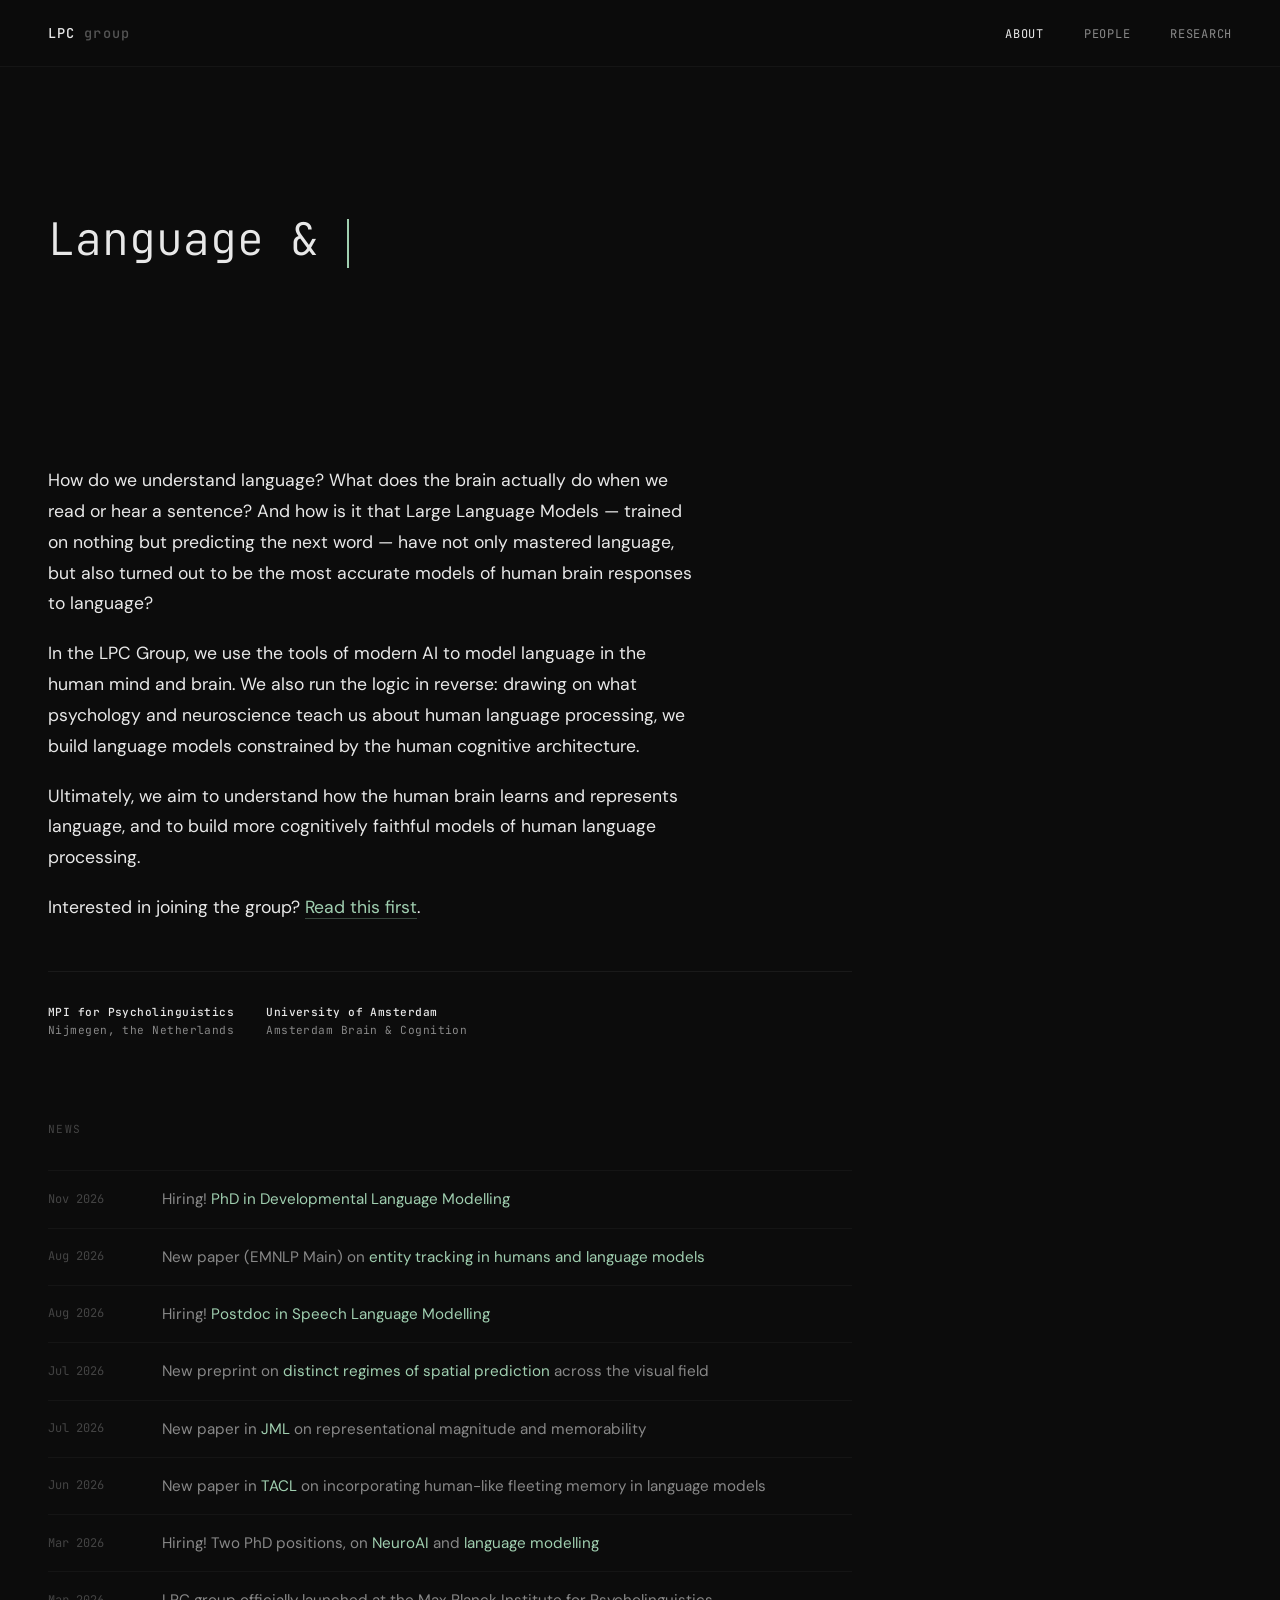
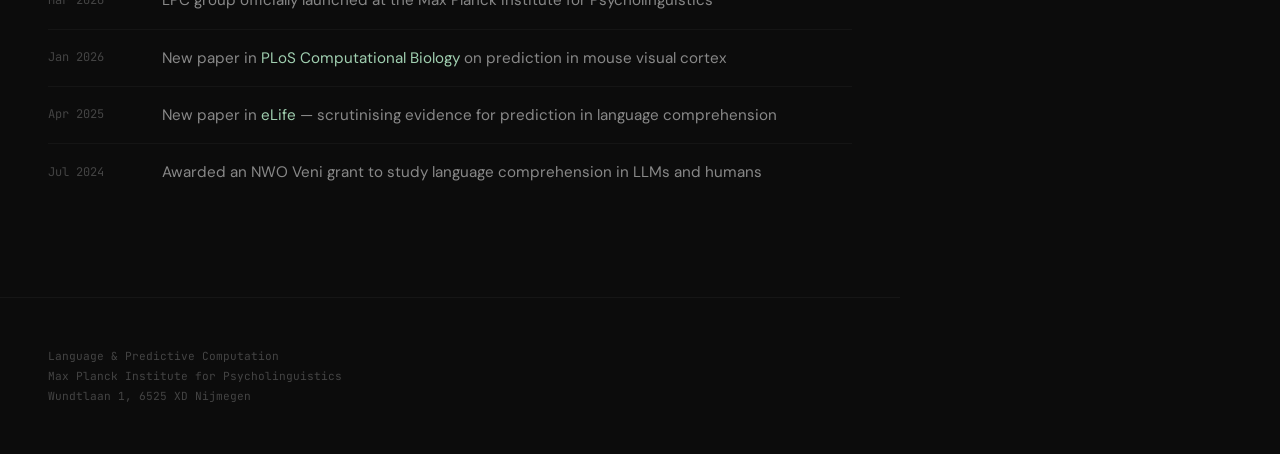
<file: docs/index.html>
<!DOCTYPE html>
<html lang="en">
<head>
<meta charset="UTF-8">
<meta name="viewport" content="width=device-width, initial-scale=1.0">
<title>LPC &mdash; Language &amp; Predictive Computation</title>
<meta name="description" content="The Language &amp; Predictive Computation (LPC) group at the Max Planck Institute for Psycholinguistics uses modern AI to study how the human mind and brain process language, and builds language models constrained by human cognition.">
<meta property="og:title" content="LPC &mdash; Language &amp; Predictive Computation">
<meta property="og:description" content="We use the tools of modern AI to model language in the human mind and brain.">
<meta property="og:type" content="website">
<meta property="og:url" content="https://lpc-lab.github.io/">
<link rel="icon" type="image/svg+xml" href="favicon.svg">
<link rel="preconnect" href="https://fonts.googleapis.com">
<link rel="preconnect" href="https://fonts.gstatic.com" crossorigin>
<link href="https://fonts.googleapis.com/css2?family=JetBrains+Mono:wght@300;400;500&family=DM+Sans:ital,wght@0,300;0,400;0,500;0,600;1,400&display=swap" rel="stylesheet">
<link rel="stylesheet" href="style.css?v=f2c8ad64">
</head>
<body>

<nav>
  <div class="nav-logo">LPC<span class="pred"> group</span></div>
  <ul class="nav-links">
    <li><a href="#about" class="active" id="nav-about">About</a></li>
    <li><a href="#people" id="nav-people">People</a></li>
    <li><a href="#research" id="nav-research">Research</a></li>
  </ul>
</nav>

<!-- ABOUT -->
<div class="page active" id="page-about">
  <section class="hero">
    <div class="hero-autocomplete" id="hero-text"><span class="cursor"></span></div>
    <div class="hero-subtitle" id="hero-subtitle">Max Planck Institute for Psycholinguistics</div>
  </section>

  <section class="about-section fade-in">
    <div class="about-text">
      <p>How do we understand language? What does the brain actually do when we read or hear a sentence? And how is it that Large Language Models &mdash; trained on nothing but predicting the next word &mdash; have not only mastered language, but also turned out to be the most accurate models of human brain responses to language?</p>
      <p>In the LPC Group, we use the tools of modern AI to model language in the human mind and brain. We also run the logic in reverse: drawing on what psychology and neuroscience teach us about human language processing, we build language models constrained by the human cognitive architecture.</p>
      <p>Ultimately, we aim to understand how the human brain learns and represents language, and to build more cognitively faithful models of human language processing.</p>
      <p>Interested in joining the group? <a href="#join">Read this first</a>.</p>
    </div>
    <div class="affiliations">
      <div class="affiliation"><strong>MPI for Psycholinguistics</strong>Nijmegen, the Netherlands</div>
      <div class="affiliation"><strong>University of Amsterdam</strong>Amsterdam Brain &amp; Cognition</div>
    </div>
  </section>

  

  <section class="news-section">
    <div class="section-label">News</div>
        <div class="news-item fade-in">
      <div class="news-date">Nov 2026</div>
      <div class="news-content">Hiring! <a href="https://www.mpi.nl/career-education/vacancies/vacancy/fully-funded-4-year-phd-position-developmental-language">PhD in Developmental Language Modelling</a></div>
    </div>
    <div class="news-item fade-in">
      <div class="news-date">Aug 2026</div>
      <div class="news-content">New paper (EMNLP Main) on <a href="https://arxiv.org/abs/2608.18083">entity tracking in humans and language models</a></div>
    </div>
    <div class="news-item fade-in">
      <div class="news-date">Aug 2026</div>
      <div class="news-content">Hiring! <a href="https://www.mpi.nl/career-education/vacancies/vacancy/postdoctoral-position-speech-language-modelling">Postdoc in Speech Language Modelling</a></div>
    </div>
    <div class="news-item fade-in">
      <div class="news-date">Jul 2026</div>
      <div class="news-content">New preprint on <a href="https://www.biorxiv.org/content/10.64898/2026.03.27.714859v2">distinct regimes of spatial prediction</a> across the visual field</div>
    </div>
    <div class="news-item fade-in">
      <div class="news-date">Jul 2026</div>
      <div class="news-content">New paper in <a href="https://doi.org/10.1016/j.jml.2026.104784">JML</a> on representational magnitude and memorability</div>
    </div>
    <div class="news-item fade-in">
      <div class="news-date">Jun 2026</div>
      <div class="news-content">New paper in <a href="https://doi.org/10.1162/tacl.a.688">TACL</a> on incorporating human-like fleeting memory in language models</div>
    </div>
    <div class="news-item fade-in">
      <div class="news-date">Mar 2026</div>
      <div class="news-content">Hiring! Two PhD positions, on <a href="https://www.mpi.nl/career-education/vacancies/vacancy/fully-funded-4-year-phd-position-neuroai-language">NeuroAI</a> and <a href="https://www.mpi.nl/career-education/vacancies/vacancy/fully-funded-4-year-phd-position-developmental-language">language modelling</a></div>
    </div>
    <div class="news-item fade-in">
      <div class="news-date">Mar 2026</div>
      <div class="news-content">LPC group officially launched at the Max Planck Institute for Psycholinguistics</div>
    </div>
    <div class="news-item fade-in">
      <div class="news-date">Jan 2026</div>
      <div class="news-content">New paper in <a href="https://journals.plos.org/ploscompbiol/article?id=10.1371/journal.pcbi.1013136">PLoS Computational Biology</a> on prediction in mouse visual cortex</div>
    </div>
    <div class="news-item fade-in">
      <div class="news-date">Apr 2025</div>
      <div class="news-content">New paper in <a href="https://elifesciences.org/reviewed-preprints/106543">eLife</a> — scrutinising evidence for prediction in language comprehension</div>
    </div>
    <div class="news-item fade-in">
      <div class="news-date">Jul 2024</div>
      <div class="news-content">Awarded an NWO Veni grant to study language comprehension in LLMs and humans</div>
    </div>

  </section>

  <footer>
    <div class="footer-left">Language &amp; Predictive Computation<br>Max Planck Institute for Psycholinguistics<br>Wundtlaan 1, 6525 XD Nijmegen</div>

  </footer>
</div>

<!-- PEOPLE -->
<div class="page" id="page-people">
  <section class="people-header">
    <div class="page-title fade-in">P<span class="pred">eople</span></div>
  </section>
  <section class="people-grid">
        <div class="section-label">Members</div>
    <div class="person-card fade-in has-credit">
      <div class="person-photo-wrap">
      <img class="person-photo" src="photos/micha_bw.jpg" alt="Micha Heilbron">
      <div class="person-photo-credit">Photo: Nieke Martens</div>
      </div>
      <div class="person-info">
        <h3>Micha Heilbron</h3>
        <div class="person-role">Principal Investigator</div>
        <p class="person-bio">I study how brains and AI systems process language and make sense of the world. I lead the LPC group at MPI and hold a part-time position as assistant professor of Cognitive AI at the University of Amsterdam.</p>
        <div class="person-links"><a href="https://michaheilbron.github.io">website</a><a href="https://scholar.google.com/citations?user=PPgOu8sAAAAJ">scholar</a><a href="https://bsky.app/profile/mheilbron.bsky.social">bluesky</a><a href="https://www.linkedin.com/in/micha-heilbron-797315389/">linkedin</a></div>
      </div>
    </div>
    <div class="person-card fade-in">
      <div class="person-photo-wrap">
      <img class="person-photo" src="photos/marianne_bw.jpg" alt="Marianne de Heer Kloots">
      </div>
      <div class="person-info">
        <h3>Marianne de Heer Kloots</h3>
        <div class="person-role">Postdoc</div>
        <p class="person-bio">I study predictive learning in speech perception, using spoken language models as testbeds of how humans acquire and process spoken language. Before joining MPI, I did my PhD at the Institute for Logic, Language and Computation (University of Amsterdam), supervised by Jelle Zuidema.</p>
        <div class="person-links"><a href="https://mdhk.net">website</a><a href="https://scholar.google.nl/citations?user=JeP86y4AAAAJ">scholar</a><a href="https://bsky.app/profile/mdhk.net">bluesky</a><a href="https://www.linkedin.com/in/mariannedhk/">linkedin</a></div>
      </div>
    </div>
    <div class="person-card fade-in">
      <div class="person-photo-wrap">
      <img class="person-photo" src="photos/andrea_bw.jpg" alt="Andrea Schröter">
      </div>
      <div class="person-info">
        <h3>Andrea Schröter</h3>
        <div class="person-role">PhD candidate</div>
        <p class="person-bio">I study how language models acquire linguistic knowledge under cognitively motivated constraints inspired by child language development, through developing novel neural network architectures (and using them as computational models to investigate human-like language learning). I’m a PhD candidate at MPI, co-supervised by Caroline Rowland.</p>
        <div class="person-links"><a href="https://www.linkedin.com/in/andrea-schroeter/">linkedin</a></div>
      </div>
    </div>
    <div class="person-card fade-in">
      <div class="person-photo-wrap">
      <img class="person-photo" src="photos/bram_bw.jpg" alt="Bram Fresen">
      </div>
      <div class="person-info">
        <h3>Bram Fresen</h3>
        <div class="person-role">PhD candidate</div>
        <p class="person-bio">I study what drives the alignment between large language models and the brain, using tools from AI interpretability and neuroimaging. I'm a PhD candidate at MPI, co-supervised by Marcel van Gerven at Radboud University.</p>
        <div class="person-links"><a href="https://abrajf.github.io/">website</a><a href="https://www.linkedin.com/in/bram-fresen-7b0a69151/">linkedin</a></div>
      </div>
    </div>
    <div class="person-card fade-in">
      <div class="person-photo-wrap">
      <img class="person-photo" src="photos/lexie_bw.jpg" alt="Lexie Xirui Li">
      </div>
      <div class="person-info">
        <h3>Lexie Xirui Li</h3>
        <div class="person-role">MSc student</div>
        <p class="person-bio">I study whether and how the language faculties of large language models and humans diverge as models scale up. I'm a Cognitive Neuroscience master student at Radboud University, supervised by Micha Heilbron.</p>
        <div class="person-links"><a href="https://www.linkedin.com/in/lexie-li-32514415a/">linkedin</a></div>
      </div>
    </div>
    <div class="section-label people-section-label--affiliated">Affiliated members</div>
    <div class="person-card fade-in">
      <div class="person-photo-wrap">
      <img class="person-photo" src="photos/wieger_bw.jpg" alt="Wieger Scheurer">
      </div>
      <div class="person-info">
        <h3>Wieger Scheurer</h3>
        <div class="person-role">PhD candidate</div>
        <p class="person-bio">I study how the brain builds predictive models of the visual world, using deep neural networks and neuroimaging to characterise what, when, and how it predicts. I'm a PhD candidate at the Donders Centre for Cognitive Neuroimaging, co-supervised by Floris de Lange and Micha Heilbron.</p>
        <div class="person-links"><a href="https://www.predictivebrainlab.com/people/wieger-scheurer">website</a><a href="https://scholar.google.com/citations?user=jQcbQ4wAAAAJ&amp;hl=nl">scholar</a><a href="https://bsky.app/profile/wiegerscheurer.bsky.social">bluesky</a><a href="https://www.linkedin.com/in/wieger-scheurer-4443201a5/">linkedin</a></div>
      </div>
    </div>

  </section>
    <section class="join-section" id="join">
    <div class="join-box fade-in">
      <h3>Join the group</h3>
      <p><strong>A note on enquiries</strong></p>
<p>I (Micha) receive a lot (and I mean <em>a lot</em>) of emails about internships, PhD and postdoc positions, more than I can read and reply to. <strong>Please read the following before emailing me:</strong></p>
<p><strong>PhD &amp; postdoc:</strong> Paid PhD and postdoc positions are <strong>not available unless explicitly advertised</strong>, here or on the <a href="https://www.mpi.nl/career-education/vacancies?f%5B0%5D=job_offer_function_group%3A59224">MPI vacancies page</a>. I can no longer reply to general PhD or postdoc enquiries. Please only get in touch if you have a <strong>concrete source of funding</strong> in mind or to apply to.</p>
<p><strong>MSc:</strong> I’m looking for students in AI, or in cognitive science or neuroscience <strong>with concrete experience in NeuroAI</strong>. International students not yet based in the Netherlands are only considered in exceptional cases, because of the extra supervision and start-up costs. If that’s you, please make clear why you would be a particularly strong fit for the group.</p>
<p><strong>BSc:</strong> We do <strong>not host bachelor students</strong> in the group.</p>
<p>If, after reading all this, you think you’d be a great addition to the group, I’d love to hear from you! So please do email me (Micha). The number of requests is sometimes overwhelming, so please bear with me if I’m slow to reply.</p>
    </div>
  </section>

  <footer>
    <div class="footer-left">Language &amp; Predictive Computation<br>Max Planck Institute for Psycholinguistics<br>Wundtlaan 1, 6525 XD Nijmegen</div>

  </footer>
</div>

<!-- RESEARCH -->
<div class="page" id="page-research">
  <section class="research-header">
    <div class="page-title fade-in">R<span class="pred">esearch</span></div>
  </section>
    <section class="research-intro fade-in">
    <p><!-- Our research is unified by a single idea: that prediction is a core  principle of both biological and artificial intelligence. We study this principle primarily in language, and increasingly in perception and reasoning. -->
Our group works at the intersection of cognitive science and AI, trying to understand how brains and minds process language and make sense of the world. A recurring idea is that prediction is a core  principle of both biological and artificial intelligence. Language is our primary focus, but we also venture into other domains — how we see,  reason, and remember. More on specific research directions below.</p>
  </section>

  <section class="research-threads">
    <div class="section-label">Research directions</div>
        <div class="thread fade-in">
      <div class="thread-number">01</div>
      <h3>Language and the predictive brain</h3>
      <p>As you read or listen, your brain is constantly predicting what comes next, much like a language model. But what exactly is the brain predicting? Words? Syntax? Meaning? And is comprehension just weighing probabilities across thousands of alternatives — like in language models — or does the brain also commit to specific interpretations, like in symbolic parsers? We use computational modelling combined with eye tracking and neuroimaging (fMRI, MEG) to find out.</p>
    </div>
    <div class="thread fade-in">
      <div class="thread-number">02</div>
      <h3>Developmental language modelling</h3>
      <p>LLMs are powerful but cognitively implausible — they have superhuman memory, start as a blank slate, and train on more text than any human encounters in a lifetime. Can we do better? We try to build models that learn from realistic data and generalise more like children do. We then test these models and compare them to human language processing. The goal is to build more cognitively faithful models, and use neural networks as a testbed for theories of human language learning.</p>
    </div>
    <div class="thread fade-in">
      <div class="thread-number">03</div>
      <h3>Understanding LLM-brain correspondence</h3>
      <p>Language models have become our best tools for predicting how the brain responds to language, but we don't really know why. What is it about these models that makes their representations so apparently brain-like? We use interpretability methods from AI to try and find out. The goal is to  understand which aspects of language processing are shared between artificial and biological systems — and which are not.</p>
    </div>
    <div class="thread fade-in">
      <div class="thread-number">04</div>
      <h3>Predictive computation beyond language</h3>
      <p>Prediction is not unique to language. We study how the brain builds predictive models of the visual world — from simple sequences to intuitive physics — and ask whether the intelligence emerging in large-scale autoregressive models extends beyond language to general reasoning. This thread connects our core interest in prediction to broader questions about the nature of intelligence.</p>
    </div>

  </section>
  <footer>
    <div class="footer-left">Language &amp; Predictive Computation<br>Max Planck Institute for Psycholinguistics<br>Wundtlaan 1, 6525 XD Nijmegen</div>

  </footer>
</div>

<script>
// Hero typing + autocomplete animation
var heroAnimTimeout = null;

function runHeroAnimation() {
  var container = document.getElementById('hero-text');
  var subtitle = document.getElementById('hero-subtitle');

  if (heroAnimTimeout) clearTimeout(heroAnimTimeout);
  subtitle.classList.remove('visible');
  container.innerHTML = '<span class="cursor"></span>';

  var part1 = 'Language & ';
  var part2 = 'Predic';
  var part3 = 'tive Computation';
  var idx = 0;

  function render(typed, showCursor) {
    container.innerHTML = '<span class="typed">' + typed + '</span>' +
      (showCursor ? '<span class="cursor"></span>' : '');
  }

  function typePhase1() {
    if (idx <= part1.length) {
      render(part1.substring(0, idx), true);
      idx++;
      var delay = 65 + Math.random() * 35;
      if (part1[idx - 1] === '&') delay += 120;
      heroAnimTimeout = setTimeout(typePhase1, delay);
    } else {
      idx = 0;
      heroAnimTimeout = setTimeout(typePhase2, 200);
    }
  }

  function typePhase2() {
    if (idx <= part2.length) {
      render(part1 + part2.substring(0, idx), true);
      idx++;
      heroAnimTimeout = setTimeout(typePhase2, 75 + Math.random() * 40);
    } else {
      heroAnimTimeout = setTimeout(showPrediction, 750);
    }
  }

  function showPrediction() {
    container.innerHTML =
      '<span class="typed">' + part1 + part2 + '</span>' +
      '<span class="predicted" id="hero-prediction">' + part3 + '</span>' +
      '<span class="cursor"></span>';

    requestAnimationFrame(function() {
      requestAnimationFrame(function() {
        var pred = document.getElementById('hero-prediction');
        if (pred) pred.classList.add('visible');
      });
    });

    setTimeout(function() { subtitle.classList.add('visible'); }, 600);
    setTimeout(function() {
      var pred = document.getElementById('hero-prediction');
      if (pred) pred.classList.add('accepted');
    }, 2400);
  }

  heroAnimTimeout = setTimeout(typePhase1, 700);
}

// Page navigation
function showPage(page, target) {
  document.querySelectorAll('.page').forEach(function(p) { p.classList.remove('active'); });
  document.querySelectorAll('.nav-links a').forEach(function(a) { a.classList.remove('active'); });
  document.getElementById('page-' + page).classList.add('active');
  document.getElementById('nav-' + page).classList.add('active');
  if (target) {
    requestAnimationFrame(function() { target.scrollIntoView({ behavior: 'smooth' }); });
  } else {
    window.scrollTo({ top: 0, behavior: 'smooth' });
  }
  var els = document.querySelectorAll('#page-' + page + ' .fade-in');
  els.forEach(function(el) { el.style.animation = 'none'; el.offsetHeight; el.style.animation = ''; });
  if (page === 'about') runHeroAnimation();
}

// Hash routing: pages are directly linkable (#about, #people, #research),
// and so are sections inside a page (e.g. #join opens People and scrolls there)
function handleHash() {
  var id = (location.hash || '#about').replace('#', '');
  var page = id, target = null;
  if (!document.getElementById('page-' + id)) {
    target = document.getElementById(id);
    var host = target && target.closest('.page');
    page = host ? host.id.replace('page-', '') : 'about';
    if (!host) target = null;
  }
  showPage(page, target);
}
window.addEventListener('hashchange', handleHash);
handleHash();
</script>
</body>
</html>
</file>
<file: docs/style.css>
:root {
  --bg: #0c0c0c;
  --bg-card: #1a1a1a;
  --text: #e8e8e8;
  --text-dim: #888;
  --text-ghost: #444;
  --accent: #a0cfb0;
  --accent-dim: rgba(160, 207, 176, 0.15);
  --prediction: rgba(255,255,255,0.30);
  --mono: 'JetBrains Mono', monospace;
  --sans: 'DM Sans', -apple-system, sans-serif;
}
* { margin: 0; padding: 0; box-sizing: border-box; }
html { scroll-behavior: smooth; }
body {
  background: var(--bg); color: var(--text); font-family: var(--sans);
  font-weight: 400; line-height: 1.65; -webkit-font-smoothing: antialiased; overflow-x: hidden;
}
::selection { background: var(--accent); color: var(--bg); }

/* NAV */
nav {
  position: fixed; top: 0; left: 0; right: 0; z-index: 100;
  display: flex; align-items: center; justify-content: space-between;
  padding: 1.25rem 3rem; background: rgba(12,12,12,0.85);
  backdrop-filter: blur(20px); border-bottom: 1px solid rgba(255,255,255,0.04);
}
.nav-logo { font-family: var(--mono); font-size: 0.85rem; font-weight: 500; letter-spacing: 0.08em; }
.nav-logo .pred { color: var(--prediction); }
.nav-links { display: flex; gap: 2.5rem; list-style: none; }
.nav-links a {
  font-family: var(--mono); font-size: 0.75rem; letter-spacing: 0.06em;
  text-transform: uppercase; text-decoration: none; color: var(--text-dim);
  transition: color 0.3s; cursor: pointer;
}
.nav-links a:hover, .nav-links a.active { color: var(--text); }

/* PAGES */
.page { display: none; min-height: 100vh; padding-top: 5rem; }
.page.active { display: block; }

/* HERO */
.hero { padding: 8rem 3rem 5rem; max-width: 900px; }
.hero-autocomplete {
  font-family: var(--mono); font-size: clamp(1.5rem, 3.5vw, 2.8rem);
  font-weight: 300; line-height: 1.4; margin-bottom: 1rem; min-height: 2.8em;
}
.hero-autocomplete .typed { color: var(--text); }
.hero-autocomplete .predicted {
  color: var(--prediction); opacity: 0; filter: blur(4px);
  transition: opacity 0.45s ease, filter 0.45s ease;
}
.hero-autocomplete .predicted.visible { opacity: 1; filter: blur(0); }
.hero-autocomplete .predicted.accepted { color: rgba(255,255,255,0.62); transition: color 1.5s ease; }
.hero-autocomplete .cursor {
  display: inline-block; width: 2px; height: 1.1em; background: var(--accent);
  vertical-align: text-bottom; margin-left: 2px; animation: blink 1s step-end infinite;
}
@keyframes blink { 50% { opacity: 0; } }
.hero-subtitle {
  font-family: var(--mono); font-size: 0.75rem; letter-spacing: 0.1em;
  text-transform: uppercase; color: var(--text-dim); margin-top: 2rem;
  opacity: 0; transition: opacity 0.8s ease;
}
.hero-subtitle.visible { opacity: 1; }

/* ABOUT */
.about-section { padding: 0 3rem 5rem; max-width: 900px; }
.about-text { font-size: 1.1rem; line-height: 1.75; max-width: 650px; }
.about-text p + p { margin-top: 1.2rem; }
.about-text a { color: var(--accent); text-decoration: none; border-bottom: 1px solid rgba(160,207,176,0.3); transition: border-color 0.3s; }
.about-text a:hover { border-color: var(--accent); }
.affiliations { display: flex; gap: 2rem; margin-top: 3rem; padding-top: 2rem; border-top: 1px solid rgba(255,255,255,0.06); }
.affiliation { font-family: var(--mono); font-size: 0.7rem; letter-spacing: 0.04em; color: var(--text-dim); line-height: 1.6; }
.affiliation strong { color: var(--text); font-weight: 500; display: block; }

/* NEWS */
.news-section { padding: 0 3rem 6rem; max-width: 900px; }
.section-label { font-family: var(--mono); font-size: 0.7rem; letter-spacing: 0.12em; text-transform: uppercase; color: var(--text-ghost); margin-bottom: 2rem; }
.news-item { display: grid; grid-template-columns: 90px 1fr; gap: 1.5rem; padding: 1rem 0; border-top: 1px solid rgba(255,255,255,0.04); }
.news-date { font-family: var(--mono); font-size: 0.75rem; color: var(--text-ghost); padding-top: 0.15rem; }
.news-content { font-size: 0.95rem; color: var(--text-dim); line-height: 1.6; }
.news-content a { color: var(--accent); text-decoration: none; }

/* HIRING BANNER */
.hiring-banner {
  margin: 0 3rem 3rem; max-width: calc(900px - 6rem); padding: 1.5rem 2rem;
  background: var(--accent-dim); border: 1px solid rgba(160,207,176,0.15);
  border-radius: 3px; display: flex; align-items: center; gap: 1rem;
}
.hiring-banner .dot { width: 6px; height: 6px; border-radius: 50%; background: var(--accent); animation: pulse-dot 2s ease infinite; flex-shrink: 0; }
@keyframes pulse-dot { 0%,100%{opacity:1}50%{opacity:0.3} }
.hiring-banner p { font-size: 0.9rem; }
.hiring-banner a { color: var(--accent); text-decoration: none; font-weight: 500; }

/* PEOPLE */
.people-header { padding: 6rem 3rem 3rem; max-width: 900px; }
.page-title { font-family: var(--mono); font-size: clamp(1.5rem,3vw,2.2rem); font-weight: 300; margin-bottom: 0.5rem; }
.page-title .pred { color: var(--prediction); }
.people-grid { padding: 0 3rem 6rem; max-width: 900px; }
.person-card { display: grid; grid-template-columns: 140px 1fr; gap: 2.5rem; padding: 2.5rem 0; border-top: 1px solid rgba(255,255,255,0.06); }
.person-photo-placeholder {
  width: 140px; height: 170px; background: var(--bg-card); border-radius: 3px;
  display: flex; align-items: center; justify-content: center; position: relative; overflow: hidden;
}
.person-photo-placeholder::after { content:''; width:60px; height:60px; border-radius:50%; background:rgba(255,255,255,0.06); position:absolute; top:35px; }
.person-photo-placeholder::before { content:''; width:100px; height:80px; border-radius:50%; background:rgba(255,255,255,0.04); position:absolute; top:90px; }
.person-photo {
  width: 140px; height: 170px; border-radius: 3px; object-fit: cover; display: block;
  filter: grayscale(20%) brightness(0.85);
}
.person-card.has-credit .person-photo-wrap { display: flex; flex-direction: column; }
.person-card.has-credit .person-info { display: flex; flex-direction: column; }
.person-card.has-credit .person-links { margin-top: auto; padding-top: 1rem; }
.person-photo-credit { font-family: var(--mono); font-size: 0.7rem; color: var(--text-ghost); letter-spacing: 0.04em; margin-top: auto; padding-top: 0.6rem; white-space: nowrap; }
.person-info h3 { font-size: 1.3rem; font-weight: 500; margin-bottom: 0.3rem; }
.person-role { font-family: var(--mono); font-size: 0.75rem; color: var(--accent); letter-spacing: 0.04em; margin-bottom: 1rem; }
.person-bio { font-size: 0.95rem; color: var(--text-dim); line-height: 1.7; max-width: 500px; }
.person-links { margin-top: 1rem; display: flex; gap: 1.2rem; }
.person-links a { font-family: var(--mono); font-size: 0.7rem; color: var(--text-ghost); text-decoration: none; letter-spacing: 0.04em; transition: color 0.3s; }
.person-links a:hover { color: var(--text); }
.people-section-label--affiliated { margin-top: 3.5rem; }
.join-section { padding: 0 3rem 6rem; max-width: 900px; scroll-margin-top: 6rem; }
.join-box { padding: 2.5rem; border: 1px dashed rgba(255,255,255,0.1); border-radius: 3px; }
.join-box h3 { font-family: var(--mono); font-size: 0.85rem; font-weight: 400; letter-spacing: 0.06em; margin-bottom: 0.8rem; }
.join-box p { font-size: 0.9rem; color: var(--text-dim); line-height: 1.7; }
.join-box a { color: var(--accent); text-decoration: none; }
.join-box a:hover, .join-box a:focus-visible { text-decoration: underline; text-underline-offset: 3px; }
.join-box p + p { margin-top: 1rem; }
.join-box p { max-width: 640px; }
.join-box strong { color: var(--text); font-weight: 500; }
.join-box em { font-style: italic; color: var(--text); }

/* RESEARCH */
.research-header { padding: 6rem 3rem 2rem; max-width: 900px; }
.research-intro { padding: 0 3rem 4rem; max-width: 900px; }
.research-intro p { font-size: 1.05rem; color: var(--text-dim); line-height: 1.75; max-width: 650px; }
.research-threads { padding: 0 3rem 6rem; max-width: 900px; }
.thread { padding: 2.5rem 0; border-top: 1px solid rgba(255,255,255,0.06); }
.thread-number { font-family: var(--mono); font-size: 0.7rem; color: var(--text-ghost); letter-spacing: 0.1em; margin-bottom: 0.8rem; }
.thread h3 { font-size: 1.25rem; font-weight: 500; margin-bottom: 1rem; }
.thread p { font-size: 0.95rem; color: var(--text-dim); line-height: 1.75; max-width: 600px; }

/* FOOTER */
footer { padding: 3rem; border-top: 1px solid rgba(255,255,255,0.04); display: flex; justify-content: space-between; align-items: center; max-width: 900px; }
footer .footer-left { font-family: var(--mono); font-size: 0.7rem; color: var(--text-ghost); line-height: 1.8; }
footer .footer-right { display: flex; gap: 1.5rem; }
footer .footer-right a { font-family: var(--mono); font-size: 0.7rem; color: var(--text-ghost); text-decoration: none; transition: color 0.3s; }
footer .footer-right a:hover { color: var(--text); }

/* FADE IN */
.fade-in { opacity: 0; transform: translateY(12px); animation: fadeUp 0.6s ease forwards; }
@keyframes fadeUp { to { opacity:1; transform:translateY(0); } }
.fade-in:nth-child(2) { animation-delay: 0.1s; }
.fade-in:nth-child(3) { animation-delay: 0.2s; }
.fade-in:nth-child(4) { animation-delay: 0.3s; }

/* RESPONSIVE */
@media (max-width:680px) {
  nav { padding: 1rem 1.5rem; }
  .hero,.about-section,.news-section,.people-header,.people-grid,.research-header,.research-intro,.research-threads,footer,.join-section,.hiring-banner { padding-left:1.5rem; padding-right:1.5rem; margin-left:0; margin-right:0; }
  .hero { padding-top: 5rem; }
  .news-item { grid-template-columns: 1fr; gap: 0.3rem; }
  .person-card { grid-template-columns: 1fr; gap: 1.5rem; }
  .affiliations { flex-direction: column; gap: 1rem; }
  .nav-links { gap: 1.5rem; }
}
</file>
